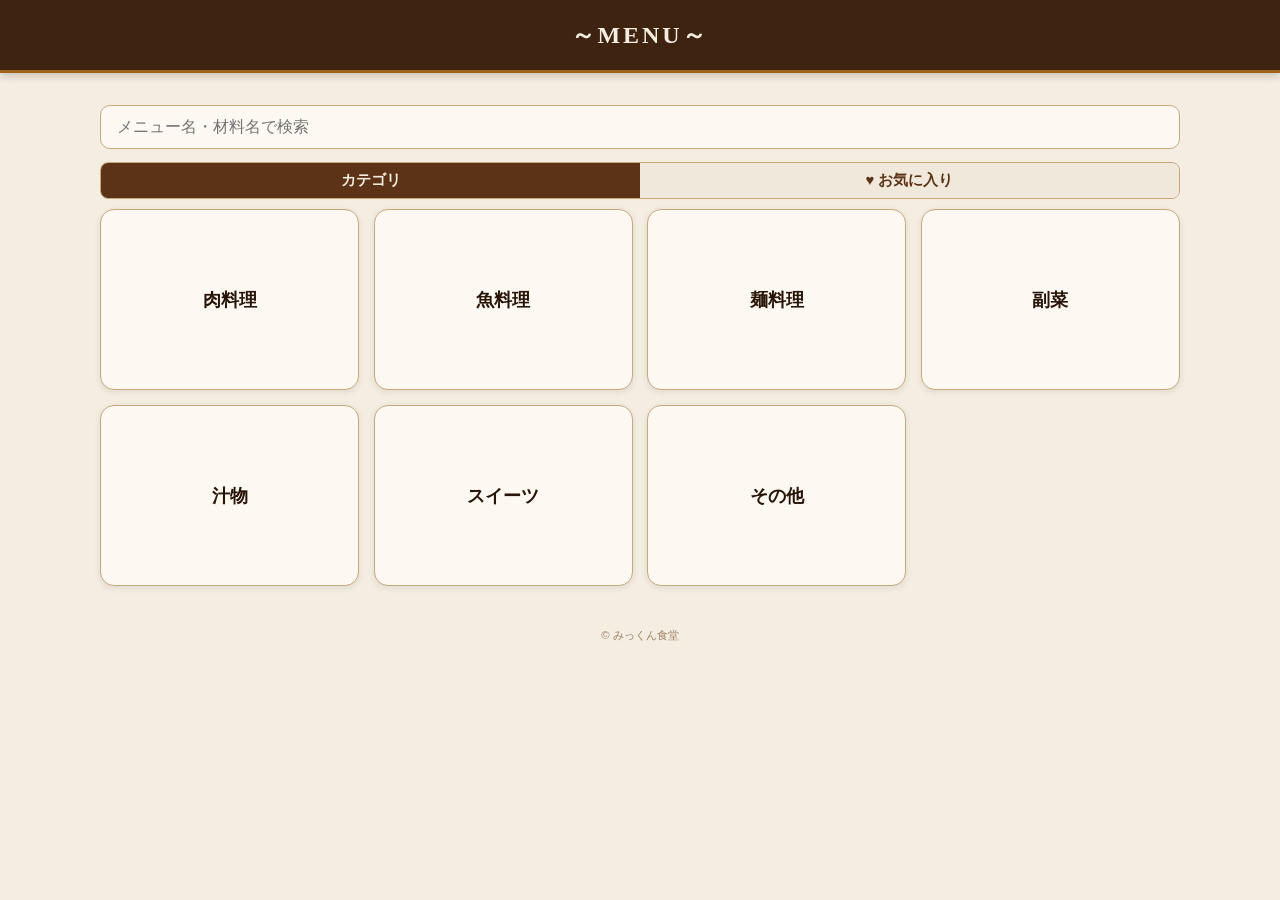
<file: index.html>
<!DOCTYPE html>
<html lang="ja">
<head>
<meta charset="UTF-8" />
<meta name="viewport" content="width=device-width, initial-scale=1.0" />
<title>料理メニューカテゴリ</title>
<meta name="robots" content="noindex,nofollow" />
<link rel="stylesheet" href="styles.css" />
</head>
<body>
<header>
  <h1>～MENU～</h1>
</header>
<main>
  <div class="search-bar">
    <input type="search" id="searchInput" placeholder="メニュー名・材料名で検索" autocomplete="off" />
  </div>

  <div class="view-toggle" id="viewToggle">
    <button class="view-btn active" data-view="categories" onclick="switchView('categories')">カテゴリ</button>
    <button class="view-btn" data-view="favorites" onclick="switchView('favorites')">♥ お気に入り</button>
  </div>

  <section id="categorySection">
    <div id="categoryGrid" class="grid"></div>
  </section>

  <section id="favSection" style="display:none">
    <ul id="favList" class="menu-list"></ul>
  </section>

  <section id="searchView" style="display:none">
    <div id="searchResultCount" class="search-result-count"></div>
    <ul id="searchResults" class="menu-list"></ul>
  </section>
</main>
<footer class="footer">
  <small>© みっくん食堂</small>
</footer>
<script>
let allData = null;
let currentView = "categories";

const FAV_KEY = "favorites";
function getFavorites() { try { return JSON.parse(localStorage.getItem(FAV_KEY)) || []; } catch { return []; } }

async function loadCategories() {
  allData = await fetch("data/menus.json").then(r => r.json());
  const grid = document.getElementById("categoryGrid");
  grid.innerHTML = "";
  (allData.categories || []).forEach(c => {
    const btn = document.createElement("button");
    btn.className = "card";
    btn.type = "button";
    btn.textContent = c.name;
    btn.addEventListener("click", () => {
      location.href = `category.html?cat=${encodeURIComponent(c.id)}`;
    });
    grid.appendChild(btn);
  });
}

function catName(id) {
  return ((allData.categories || []).find(c => c.id === id) || {}).name || id;
}

function switchView(view) {
  currentView = view;
  document.querySelectorAll(".view-btn").forEach(b => b.classList.toggle("active", b.dataset.view === view));
  document.getElementById("categorySection").style.display = view === "categories" ? "block" : "none";
  document.getElementById("favSection").style.display = view === "favorites" ? "block" : "none";
  if (view === "favorites") renderFavorites();
}

function renderFavorites() {
  const favIds = getFavorites();
  const list = document.getElementById("favList");
  list.innerHTML = "";

  if (!favIds.length) {
    list.innerHTML = '<li class="fav-empty">お気に入りがありません<br><small>レシピページの ♡ から追加できます</small></li>';
    return;
  }

  const menus = (allData ? allData.menus || [] : []).filter(m => favIds.includes(m.id));
  if (!menus.length) {
    list.innerHTML = '<li class="fav-empty">お気に入りがありません</li>';
    return;
  }

  menus.forEach(menu => {
    const li = document.createElement("li");
    li.className = "menu-card";

    const cat = document.createElement("div");
    cat.className = "menu-card-cat";
    cat.textContent = catName(menu.category);

    const title = document.createElement("div");
    title.className = "menu-card-title";
    title.textContent = menu.name;

    const desc = document.createElement("div");
    desc.className = "menu-card-description";
    desc.textContent = menu.description || "";

    li.appendChild(cat);
    li.appendChild(title);
    li.appendChild(desc);
    li.addEventListener("click", () => {
      location.href = `recipe.html?menu=${encodeURIComponent(menu.id)}&cat=${encodeURIComponent(menu.category)}`;
    });
    list.appendChild(li);
  });
}

function doSearch(query) {
  const q = query.trim().toLowerCase();
  const toggle = document.getElementById("viewToggle");
  const searchView = document.getElementById("searchView");

  if (!q) {
    toggle.style.display = "";
    searchView.style.display = "none";
    document.getElementById("categorySection").style.display = currentView === "categories" ? "block" : "none";
    document.getElementById("favSection").style.display = currentView === "favorites" ? "block" : "none";
    return;
  }

  toggle.style.display = "none";
  document.getElementById("categorySection").style.display = "none";
  document.getElementById("favSection").style.display = "none";
  searchView.style.display = "block";

  const menus = (allData ? allData.menus || [] : []).filter(m => {
    if (m.name.toLowerCase().includes(q)) return true;
    return (m.ingredients || []).some(i => {
      const text = typeof i === "object" ? (i.item || "") : i;
      return text.toLowerCase().includes(q);
    });
  });

  const count = document.getElementById("searchResultCount");
  const list = document.getElementById("searchResults");
  count.textContent = `${menus.length} 件`;
  list.innerHTML = "";

  if (!menus.length) {
    list.innerHTML = '<li class="empty">該当するメニューがありません</li>';
    return;
  }

  menus.forEach(menu => {
    const li = document.createElement("li");
    li.className = "menu-card";

    const cat = document.createElement("div");
    cat.className = "menu-card-cat";
    cat.textContent = catName(menu.category);

    const title = document.createElement("div");
    title.className = "menu-card-title";
    title.textContent = menu.name;

    const desc = document.createElement("div");
    desc.className = "menu-card-description";
    desc.textContent = menu.description || "";

    li.appendChild(cat);
    li.appendChild(title);
    li.appendChild(desc);
    li.addEventListener("click", () => {
      location.href = `recipe.html?menu=${encodeURIComponent(menu.id)}&cat=${encodeURIComponent(menu.category)}`;
    });
    list.appendChild(li);
  });
}

document.getElementById("searchInput").addEventListener("input", e => doSearch(e.target.value));

loadCategories().catch(err => console.error(err));
</script>
</body>
</html>
</file>
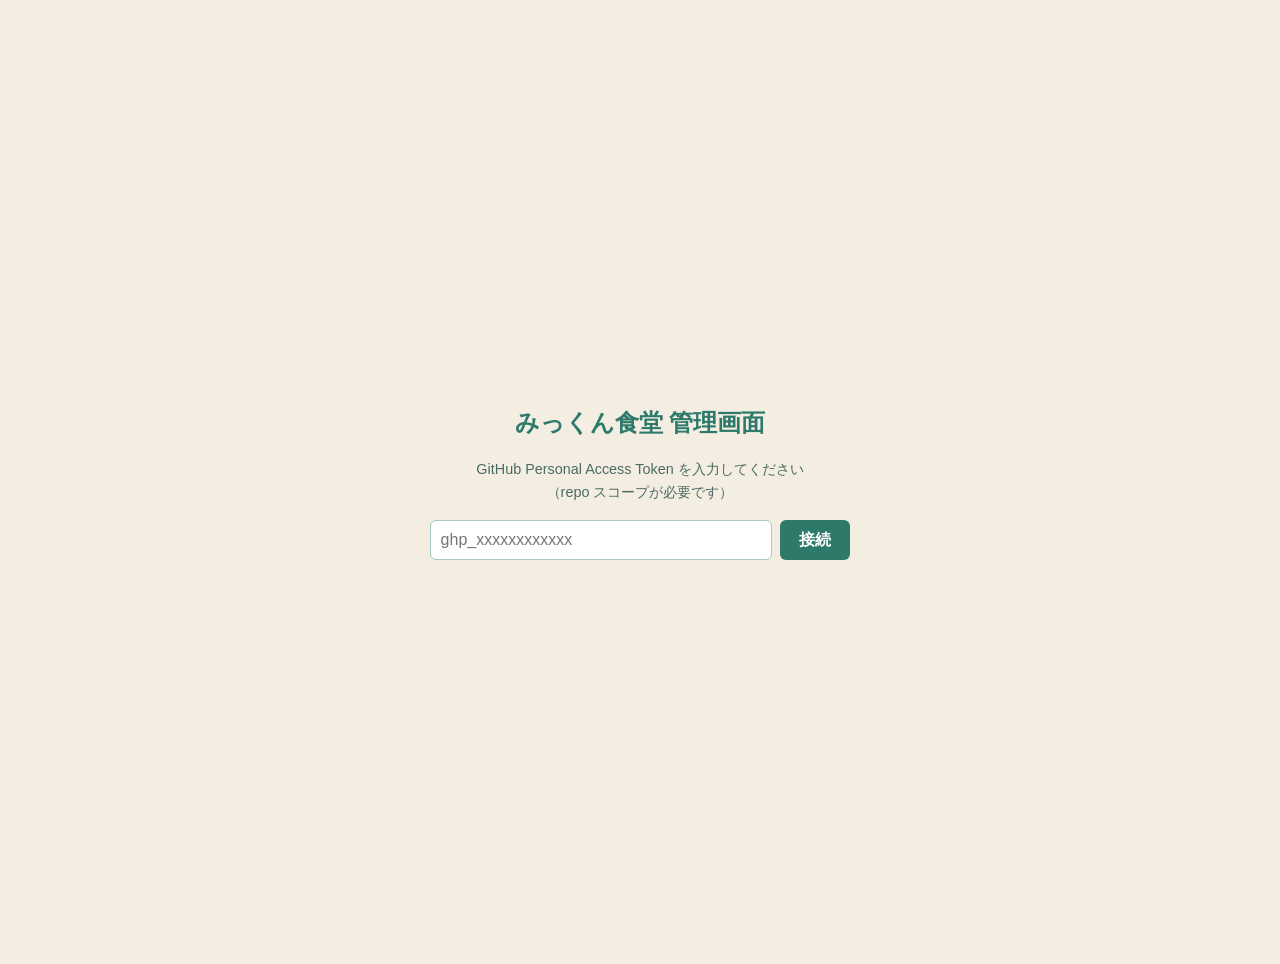
<file: admin.html>
<!DOCTYPE html>
<html lang="ja">
<head>
  <meta charset="UTF-8" />
  <meta name="viewport" content="width=device-width, initial-scale=1.0" />
  <meta name="robots" content="noindex,nofollow" />
  <title>管理画面 - みっくん食堂</title>
  <link rel="stylesheet" href="styles.css" />
  <style>
    .admin-header { display: flex; align-items: center; justify-content: space-between; padding: 0.8rem 1rem; background: #2d7a6b; color: #f0f5f0; }
    .admin-header h1 { margin: 0; font-size: 1.2rem; }
    .logout-btn { background: transparent; border: 1px solid #f0f5f0; color: #f0f5f0; padding: 0.4rem 0.8rem; border-radius: 6px; cursor: pointer; font-size: 0.9rem; }
    .logout-btn:hover { background: rgba(255,255,255,0.15); }

    .token-screen { display: flex; flex-direction: column; align-items: center; justify-content: center; min-height: 100vh; gap: 1rem; padding: 2rem; }
    .token-screen h2 { color: #2d7a6b; margin: 0; }
    .token-screen p { color: #4a6b63; font-size: 0.9rem; margin: 0; text-align: center; }
    .token-input-wrap { display: flex; gap: 0.5rem; width: 100%; max-width: 420px; }
    .token-input-wrap input { flex: 1; padding: 0.6rem; border: 1px solid #a8cac5; border-radius: 6px; font-size: 1rem; }

    .btn-primary { background: #2d7a6b; color: #fff; border: none; padding: 0.6rem 1.2rem; border-radius: 6px; cursor: pointer; font-size: 1rem; font-weight: 600; }
    .btn-primary:hover { background: #25615a; }
    .btn-primary:disabled { background: #a8cac5; cursor: not-allowed; }
    .btn-secondary { background: #e8f4f0; color: #2d7a6b; border: 1px solid #a8cac5; padding: 0.4rem 0.8rem; border-radius: 6px; cursor: pointer; font-size: 0.85rem; }
    .btn-secondary:hover { background: #d4ece7; }
    .btn-danger { background: #c0392b; color: #fff; border: none; padding: 0.4rem 0.8rem; border-radius: 6px; cursor: pointer; font-size: 0.85rem; }
    .btn-danger:hover { background: #a93226; }

    .toolbar { display: flex; align-items: center; gap: 0.8rem; padding: 0.8rem; flex-wrap: wrap; }
    .filter-btns { display: flex; gap: 0.4rem; flex-wrap: wrap; flex: 1; }
    .filter-btn { background: #e8f4f0; color: #1a3a34; border: 1px solid #a8cac5; padding: 0.3rem 0.8rem; border-radius: 6px; cursor: pointer; font-size: 0.85rem; }
    .filter-btn.active { background: #2d7a6b; color: #fff; border-color: #2d7a6b; }

    .count-badge { font-size: 0.8rem; color: #4a6b63; padding: 0 0.8rem 0.4rem; }

    .admin-list { display: grid; gap: 0.6rem; padding: 0 0.8rem 2rem; }
    .admin-card { background: #e8f4f0; border: 1px solid #a8cac5; border-radius: 10px; padding: 0.75rem 1rem; display: flex; align-items: center; justify-content: space-between; gap: 0.8rem; }
    .admin-card-info { flex: 1; min-width: 0; }
    .admin-card-name { font-weight: 700; font-size: 1rem; color: #1a3a34; }
    .admin-card-meta { font-size: 0.8rem; color: #4a6b63; margin-top: 0.2rem; }
    .admin-card-actions { display: flex; gap: 0.4rem; flex-shrink: 0; }

    .modal-overlay { display: none; position: fixed; inset: 0; background: rgba(0,0,0,0.5); z-index: 100; overflow-y: auto; padding: 1rem; }
    .modal-overlay.open { display: block; }
    .modal { background: #fff; border-radius: 14px; padding: 1.4rem; width: 100%; max-width: 500px; margin: auto; }
    .modal h2 { margin: 0 0 1rem; font-size: 1.1rem; color: #2d7a6b; }
    .form-group { margin-bottom: 0.9rem; }
    .form-group label { display: block; font-weight: 600; font-size: 0.9rem; margin-bottom: 0.3rem; color: #1a3a34; }
    .form-group input, .form-group select, .form-group textarea { width: 100%; padding: 0.5rem; border: 1px solid #cca889; border-radius: 6px; background: #fff; box-sizing: border-box; font-size: 0.95rem; font-family: inherit; }
    .form-group textarea { resize: vertical; min-height: 110px; }
    .form-group small { color: #7a6758; font-size: 0.8rem; display: block; margin-top: 0.2rem; }
    .modal-footer { display: flex; gap: 0.6rem; justify-content: flex-end; margin-top: 1.2rem; }

    .alert { font-size: 0.85rem; padding: 0.5rem 0.7rem; border-radius: 6px; margin-bottom: 0.8rem; display: none; }
    .alert-error { background: #fde; color: #c0392b; }
    .alert-success { background: #dfd; color: #27ae60; }

    .empty-state { padding: 1rem; color: #4a6b63; text-align: center; }

    .tab-bar { display: flex; border-bottom: 2px solid #a8cac5; background: #fff; }
    .tab-btn { background: none; border: none; border-bottom: 3px solid transparent; margin-bottom: -2px; padding: 0.7rem 1.4rem; font-size: 1rem; font-weight: 600; cursor: pointer; color: #4a6b63; }
    .tab-btn.active { color: #2d7a6b; border-bottom-color: #2d7a6b; }
    .tab-btn:hover { background: #e8f4f0; }
  </style>
</head>
<body>

<!-- Token入力画面 -->
<div id="tokenScreen" class="token-screen">
  <h2>みっくん食堂 管理画面</h2>
  <p>GitHub Personal Access Token を入力してください<br>（repo スコープが必要です）</p>
  <div class="token-input-wrap">
    <input type="password" id="tokenInput" placeholder="ghp_xxxxxxxxxxxx" />
    <button class="btn-primary" id="connectBtn" onclick="connect()">接続</button>
  </div>
  <div id="tokenError" class="alert alert-error" style="max-width:420px;"></div>
</div>

<!-- 管理画面 -->
<div id="adminScreen" style="display:none">
  <header class="admin-header">
    <h1>みっくん食堂 管理画面</h1>
    <button class="logout-btn" onclick="logout()">ログアウト</button>
  </header>

  <div class="tab-bar">
    <button class="tab-btn active" data-tab="menus" onclick="switchTab('menus')">メニュー</button>
    <button class="tab-btn" data-tab="categories" onclick="switchTab('categories')">カテゴリ</button>
  </div>

  <!-- メニュー管理 -->
  <div id="menuSection">
    <div class="toolbar">
      <div class="filter-btns" id="filterBtns"></div>
      <button class="btn-primary" onclick="openForm(null)">＋ メニュー追加</button>
    </div>
    <div id="countBadge" class="count-badge"></div>
    <div id="adminList" class="admin-list"></div>
  </div>

  <!-- カテゴリ管理 -->
  <div id="categorySection" style="display:none">
    <div class="toolbar">
      <button class="btn-primary" onclick="openCatForm(null)">＋ カテゴリ追加</button>
    </div>
    <div id="catCountBadge" class="count-badge"></div>
    <div id="catList" class="admin-list"></div>
  </div>
</div>

<!-- 追加・編集モーダル -->
<div id="modalOverlay" class="modal-overlay">
  <div class="modal">
    <h2 id="modalTitle">メニュー追加</h2>
    <div id="modalError" class="alert alert-error"></div>
    <div class="form-group">
      <label>カテゴリ</label>
      <select id="fCategory"></select>
    </div>
    <div class="form-group">
      <label>メニュー名</label>
      <input type="text" id="fName" placeholder="例：唐揚げ" />
    </div>
    <div class="form-group">
      <label>説明</label>
      <input type="text" id="fDescription" placeholder="例：カリッとジューシーに仕上げるコツあり" />
    </div>
    <div class="form-group">
      <label>分量</label>
      <input type="text" id="fServing" placeholder="例：2人分" />
    </div>
    <div class="form-group">
      <label>材料</label>
      <textarea id="fIngredients" placeholder="鶏もも肉 300g&#10;醤油 大さじ1&#10;片栗粉 適量"></textarea>
      <small>1行1項目で入力</small>
    </div>
    <div class="form-group">
      <label>作り方</label>
      <textarea id="fRecipe" placeholder="鶏肉を一口大に切る&#10;下味をつける&#10;揚げる"></textarea>
      <small>1行1手順で入力</small>
    </div>
    <div class="modal-footer">
      <button class="btn-secondary" onclick="closeForm()">キャンセル</button>
      <button class="btn-primary" id="saveBtn" onclick="submitForm()">保存</button>
    </div>
  </div>
</div>

<!-- カテゴリ追加・編集モーダル -->
<div id="catModalOverlay" class="modal-overlay">
  <div class="modal">
    <h2 id="catModalTitle">カテゴリ追加</h2>
    <div id="catModalError" class="alert alert-error"></div>
    <div class="form-group">
      <label>カテゴリ名</label>
      <input type="text" id="fCatName" placeholder="例：揚げ物" />
    </div>
    <div class="modal-footer">
      <button class="btn-secondary" onclick="closeCatForm()">キャンセル</button>
      <button class="btn-primary" id="catSaveBtn" onclick="submitCatForm()">保存</button>
    </div>
  </div>
</div>

<script>
const REPO = "mics-3rd/restaurant-menu";
const API_URL = `https://api.github.com/repos/${REPO}/contents/data/menus.json`;

let currentData = null;
let currentSha = null;
let editingId = null;
let editingCatId = null;
let activeFilter = "all";
let activeTab = "menus";

// --- Token ---
const getToken = () => sessionStorage.getItem("admin_token");
const setToken = t => sessionStorage.setItem("admin_token", t);

function logout() {
  sessionStorage.removeItem("admin_token");
  currentData = null; currentSha = null;
  document.getElementById("adminScreen").style.display = "none";
  document.getElementById("tokenScreen").style.display = "flex";
  document.getElementById("tokenInput").value = "";
}

// --- GitHub API ---
async function apiGet(token) {
  const res = await fetch(API_URL, {
    headers: { Authorization: `token ${token}`, Accept: "application/vnd.github.v3+json" }
  });
  if (!res.ok) throw new Error(`認証失敗 (${res.status})`);
  const json = await res.json();
  currentSha = json.sha;
  return JSON.parse(decodeURIComponent(escape(atob(json.content.replace(/\n/g, "")))));
}

async function apiPut(token, data, message) {
  const content = btoa(unescape(encodeURIComponent(JSON.stringify(data, null, 2))));
  const res = await fetch(API_URL, {
    method: "PUT",
    headers: {
      Authorization: `token ${token}`,
      Accept: "application/vnd.github.v3+json",
      "Content-Type": "application/json"
    },
    body: JSON.stringify({ message, content, sha: currentSha })
  });
  if (!res.ok) {
    const err = await res.json().catch(() => ({}));
    throw new Error(err.message || `エラー (${res.status})`);
  }
  const result = await res.json();
  currentSha = result.content.sha;
}

// --- Connect / Init ---
async function connect() {
  const token = document.getElementById("tokenInput").value.trim();
  if (!token) return;
  const errEl = document.getElementById("tokenError");
  const btn = document.getElementById("connectBtn");
  errEl.style.display = "none";
  btn.disabled = true; btn.textContent = "接続中...";
  try {
    currentData = await apiGet(token);
    setToken(token);
    showAdminScreen();
  } catch (e) {
    errEl.textContent = e.message;
    errEl.style.display = "block";
  } finally {
    btn.disabled = false; btn.textContent = "接続";
  }
}

async function init() {
  const token = getToken();
  if (!token) return;
  try {
    currentData = await apiGet(token);
    showAdminScreen();
  } catch {
    logout();
  }
}

function showAdminScreen() {
  document.getElementById("tokenScreen").style.display = "none";
  document.getElementById("adminScreen").style.display = "block";
  renderFilterBtns();
  renderList();
}

// --- Tabs ---
function switchTab(tab) {
  activeTab = tab;
  document.getElementById("menuSection").style.display = tab === "menus" ? "block" : "none";
  document.getElementById("categorySection").style.display = tab === "categories" ? "block" : "none";
  document.querySelectorAll(".tab-btn").forEach(b => b.classList.toggle("active", b.dataset.tab === tab));
  if (tab === "categories") renderCatList();
}

// --- Render ---
function catMap() {
  return Object.fromEntries((currentData.categories || []).map(c => [c.id, c.name]));
}

function renderFilterBtns() {
  const wrap = document.getElementById("filterBtns");
  wrap.innerHTML = "";
  [{ id: "all", name: "すべて" }, ...(currentData.categories || [])].forEach(c => {
    const btn = document.createElement("button");
    btn.className = "filter-btn" + (c.id === activeFilter ? " active" : "");
    btn.textContent = c.name;
    btn.onclick = () => { activeFilter = c.id; renderFilterBtns(); renderList(); };
    wrap.appendChild(btn);
  });
}

function renderList() {
  const list = document.getElementById("adminList");
  const map = catMap();
  const menus = (currentData.menus || []).filter(m => activeFilter === "all" || m.category === activeFilter);
  document.getElementById("countBadge").textContent = `${menus.length} 件`;
  list.innerHTML = "";

  if (!menus.length) {
    list.innerHTML = '<p class="empty-state">メニューがありません</p>';
    return;
  }

  menus.forEach(menu => {
    const card = document.createElement("div");
    card.className = "admin-card";

    const info = document.createElement("div");
    info.className = "admin-card-info";
    const name = document.createElement("div");
    name.className = "admin-card-name";
    name.textContent = menu.name;
    const meta = document.createElement("div");
    meta.className = "admin-card-meta";
    meta.textContent = [map[menu.category] || menu.category, menu.serving].filter(Boolean).join("　");
    info.appendChild(name);
    info.appendChild(meta);

    const actions = document.createElement("div");
    actions.className = "admin-card-actions";

    const editBtn = document.createElement("button");
    editBtn.className = "btn-secondary";
    editBtn.textContent = "編集";
    editBtn.onclick = () => openForm(menu);

    const delBtn = document.createElement("button");
    delBtn.className = "btn-danger";
    delBtn.textContent = "削除";
    delBtn.onclick = () => deleteMenu(menu.id, menu.name);

    actions.appendChild(editBtn);
    actions.appendChild(delBtn);
    card.appendChild(info);
    card.appendChild(actions);
    list.appendChild(card);
  });
}

// --- Form ---
function openForm(menu) {
  editingId = menu ? menu.id : null;
  document.getElementById("modalTitle").textContent = menu ? "メニュー編集" : "メニュー追加";
  document.getElementById("modalError").style.display = "none";

  const sel = document.getElementById("fCategory");
  sel.innerHTML = "";
  (currentData.categories || []).forEach(c => {
    const opt = document.createElement("option");
    opt.value = c.id;
    opt.textContent = c.name;
    if (menu && c.id === menu.category) opt.selected = true;
    sel.appendChild(opt);
  });

  document.getElementById("fName").value = menu?.name ?? "";
  document.getElementById("fDescription").value = menu?.description ?? "";
  document.getElementById("fServing").value = menu?.serving ?? "";
  document.getElementById("fIngredients").value = (menu?.ingredients ?? []).join("\n");
  document.getElementById("fRecipe").value = (menu?.recipe ?? []).join("\n");

  document.getElementById("modalOverlay").classList.add("open");
  document.getElementById("fName").focus();
}

function closeForm() {
  document.getElementById("modalOverlay").classList.remove("open");
  editingId = null;
}

async function submitForm() {
  const errEl = document.getElementById("modalError");
  const saveBtn = document.getElementById("saveBtn");
  errEl.style.display = "none";

  const name = document.getElementById("fName").value.trim();
  const category = document.getElementById("fCategory").value;
  if (!name) { errEl.textContent = "メニュー名を入力してください"; errEl.style.display = "block"; return; }

  const menu = {
    id: editingId || `menu-${Date.now()}`,
    name,
    category,
    description: document.getElementById("fDescription").value.trim(),
    serving: document.getElementById("fServing").value.trim(),
    ingredients: document.getElementById("fIngredients").value.split("\n").map(l => l.trim()).filter(Boolean),
    recipe: document.getElementById("fRecipe").value.split("\n").map(l => l.trim()).filter(Boolean)
  };

  const data = {
    ...currentData,
    menus: editingId
      ? currentData.menus.map(m => m.id === editingId ? menu : m)
      : [...(currentData.menus || []), menu]
  };

  saveBtn.disabled = true; saveBtn.textContent = "保存中...";
  try {
    await apiPut(getToken(), data, `${editingId ? "Update" : "Add"} menu: ${name}`);
    currentData = data;
    closeForm();
    renderList();
  } catch (e) {
    errEl.textContent = `保存失敗: ${e.message}`;
    errEl.style.display = "block";
  } finally {
    saveBtn.disabled = false; saveBtn.textContent = "保存";
  }
}

// --- Category CRUD ---
function renderCatList() {
  const list = document.getElementById("catList");
  const categories = currentData.categories || [];
  document.getElementById("catCountBadge").textContent = `${categories.length} 件`;
  list.innerHTML = "";

  if (!categories.length) {
    list.innerHTML = '<p class="empty-state">カテゴリがありません</p>';
    return;
  }

  categories.forEach(cat => {
    const menuCount = (currentData.menus || []).filter(m => m.category === cat.id).length;
    const card = document.createElement("div");
    card.className = "admin-card";

    const info = document.createElement("div");
    info.className = "admin-card-info";
    const name = document.createElement("div");
    name.className = "admin-card-name";
    name.textContent = cat.name;
    const meta = document.createElement("div");
    meta.className = "admin-card-meta";
    meta.textContent = `ID: ${cat.id}　メニュー ${menuCount} 件`;
    info.appendChild(name);
    info.appendChild(meta);

    const actions = document.createElement("div");
    actions.className = "admin-card-actions";

    const editBtn = document.createElement("button");
    editBtn.className = "btn-secondary";
    editBtn.textContent = "編集";
    editBtn.onclick = () => openCatForm(cat);

    const delBtn = document.createElement("button");
    delBtn.className = "btn-danger";
    delBtn.textContent = "削除";
    delBtn.onclick = () => deleteCat(cat.id, cat.name, menuCount);

    actions.appendChild(editBtn);
    actions.appendChild(delBtn);
    card.appendChild(info);
    card.appendChild(actions);
    list.appendChild(card);
  });
}

function openCatForm(cat) {
  editingCatId = cat ? cat.id : null;
  document.getElementById("catModalTitle").textContent = cat ? "カテゴリ編集" : "カテゴリ追加";
  document.getElementById("catModalError").style.display = "none";
  document.getElementById("fCatName").value = cat?.name ?? "";
  document.getElementById("catModalOverlay").classList.add("open");
  document.getElementById("fCatName").focus();
}

function closeCatForm() {
  document.getElementById("catModalOverlay").classList.remove("open");
  editingCatId = null;
}

async function submitCatForm() {
  const errEl = document.getElementById("catModalError");
  const saveBtn = document.getElementById("catSaveBtn");
  errEl.style.display = "none";

  const name = document.getElementById("fCatName").value.trim();
  if (!name) { errEl.textContent = "カテゴリ名を入力してください"; errEl.style.display = "block"; return; }

  let categories;
  if (editingCatId) {
    categories = currentData.categories.map(c => c.id === editingCatId ? { ...c, name } : c);
  } else {
    categories = [...(currentData.categories || []), { id: `cat-${Date.now()}`, name }];
  }

  const data = { ...currentData, categories };
  saveBtn.disabled = true; saveBtn.textContent = "保存中...";
  try {
    await apiPut(getToken(), data, `${editingCatId ? "Update" : "Add"} category: ${name}`);
    currentData = data;
    closeCatForm();
    renderCatList();
    renderFilterBtns();
  } catch (e) {
    errEl.textContent = `保存失敗: ${e.message}`;
    errEl.style.display = "block";
  } finally {
    saveBtn.disabled = false; saveBtn.textContent = "保存";
  }
}

async function deleteCat(id, name, menuCount) {
  if (menuCount > 0) {
    alert(`「${name}」には ${menuCount} 件のメニューがあります。\n先にメニューを削除または別カテゴリへ移動してください。`);
    return;
  }
  if (!confirm(`「${name}」を削除しますか？`)) return;
  const data = { ...currentData, categories: currentData.categories.filter(c => c.id !== id) };
  try {
    await apiPut(getToken(), data, `Delete category: ${name}`);
    currentData = data;
    renderCatList();
    renderFilterBtns();
  } catch (e) {
    alert(`削除失敗: ${e.message}`);
  }
}

async function deleteMenu(id, name) {
  if (!confirm(`「${name}」を削除しますか？`)) return;
  const data = { ...currentData, menus: currentData.menus.filter(m => m.id !== id) };
  try {
    await apiPut(getToken(), data, `Delete menu: ${name}`);
    currentData = data;
    renderList();
  } catch (e) {
    alert(`削除失敗: ${e.message}`);
  }
}

document.getElementById("tokenInput").addEventListener("keydown", e => {
  if (e.key === "Enter") connect();
});

document.getElementById("modalOverlay").addEventListener("click", e => {
  if (e.target === document.getElementById("modalOverlay")) closeForm();
});

document.getElementById("catModalOverlay").addEventListener("click", e => {
  if (e.target === document.getElementById("catModalOverlay")) closeCatForm();
});

document.getElementById("fCatName").addEventListener("keydown", e => {
  if (e.key === "Enter") submitCatForm();
});

init();
</script>
</body>
</html>
</file>
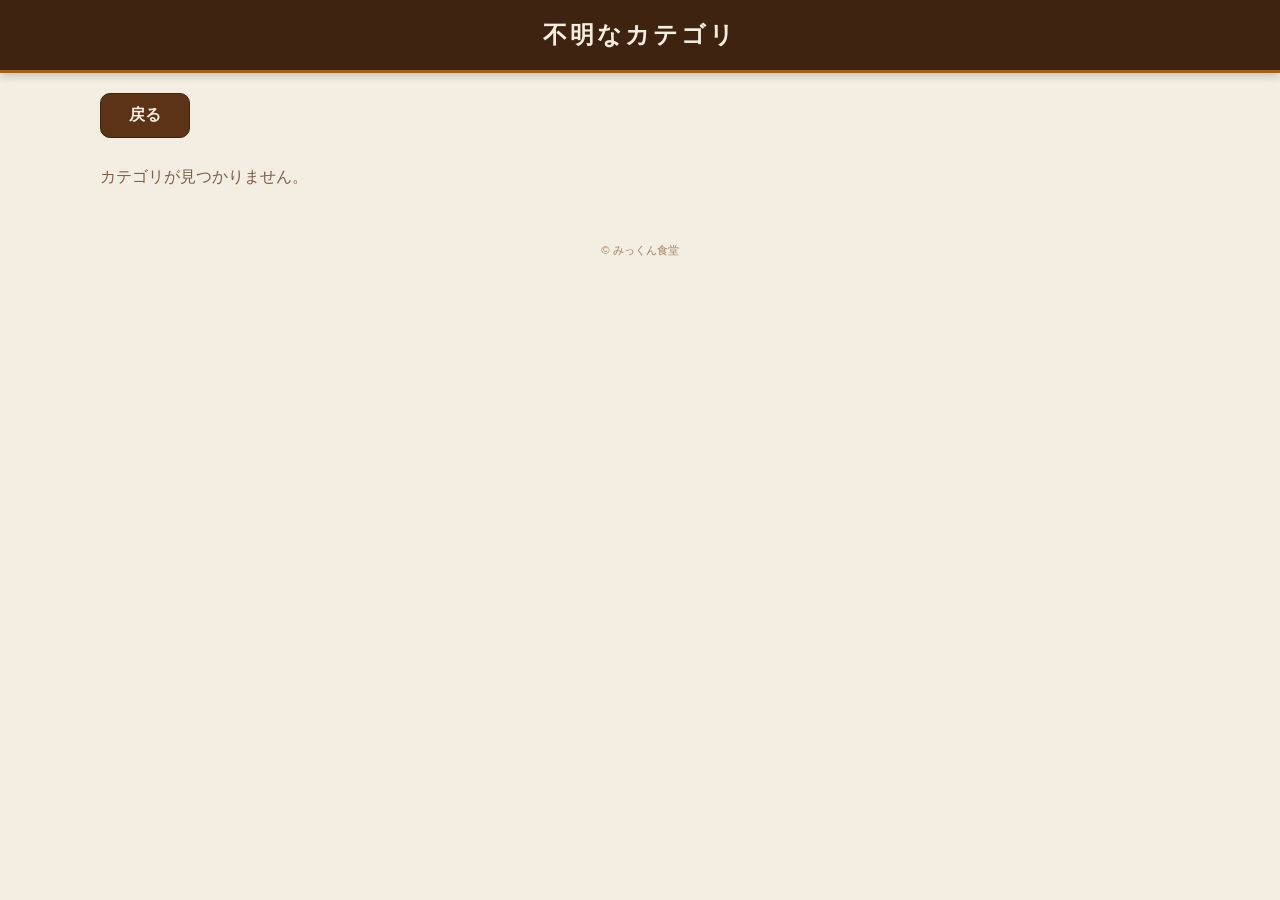
<file: category.html>
<!DOCTYPE html>
<html lang="ja">
<head>
  <meta charset="UTF-8" />
  <meta name="viewport" content="width=device-width, initial-scale=1.0" />
  <meta name="robots" content="noindex,nofollow" />
  <title>料理メニュー - 一覧</title>
  <link rel="stylesheet" href="styles.css" />
  <script src="config.js"></script>
</head>
<body>
<header>
  <h1 id="heading">メニュー</h1>
</header>
<main>
  <button id="backBtn" class="back-btn" type="button">戻る</button>
  <ul id="menuList" class="menu-list"></ul>
</main>
<footer class="footer">
  <small>© みっくん食堂</small>
</footer>

<script>
function getQuery(name) {
  return new URLSearchParams(location.search).get(name);
}

async function loadMenu() {
  const catId = getQuery("cat");
  const json = await fetch("data/menus.json").then(r => r.json());
  const cat = (json.categories || []).find(c => c.id === catId);
  const heading = document.getElementById("heading");
  const list = document.getElementById("menuList");

  if (!cat) {
    heading.textContent = "不明なカテゴリ";
    list.innerHTML = '<li class="empty">カテゴリが見つかりません。</li>';
    return;
  }
  heading.textContent = `${cat.name} のメニュー`;

  const items = (json.menus || []).filter(m => m.category === catId);
  if (!items.length) {
    list.innerHTML = '<li class="empty">メニューがありません。</li>';
    return;
  }

  list.innerHTML = "";
  items.forEach(item => {
    const li = document.createElement("li");
    li.className = "menu-card";

    const title = document.createElement("div");
    title.className = "menu-card-title";
    title.textContent = item.name;

    const desc = document.createElement("div");
    desc.className = "menu-card-description";
    desc.textContent = item.description || "説明なし";

    li.appendChild(title);
    li.appendChild(desc);
    li.addEventListener("click", () => {
      location.href = `recipe.html?menu=${encodeURIComponent(item.id)}&cat=${encodeURIComponent(catId)}`;
    });
    list.appendChild(li);
  });
}

document.getElementById("backBtn").addEventListener("click", () => location.href = "index.html");
loadMenu().catch(err => {
  console.error(err);
  document.getElementById("menuList").innerHTML = '<li class="empty">読み込み失敗</li>';
});
</script>
</body>
</html>
</file>
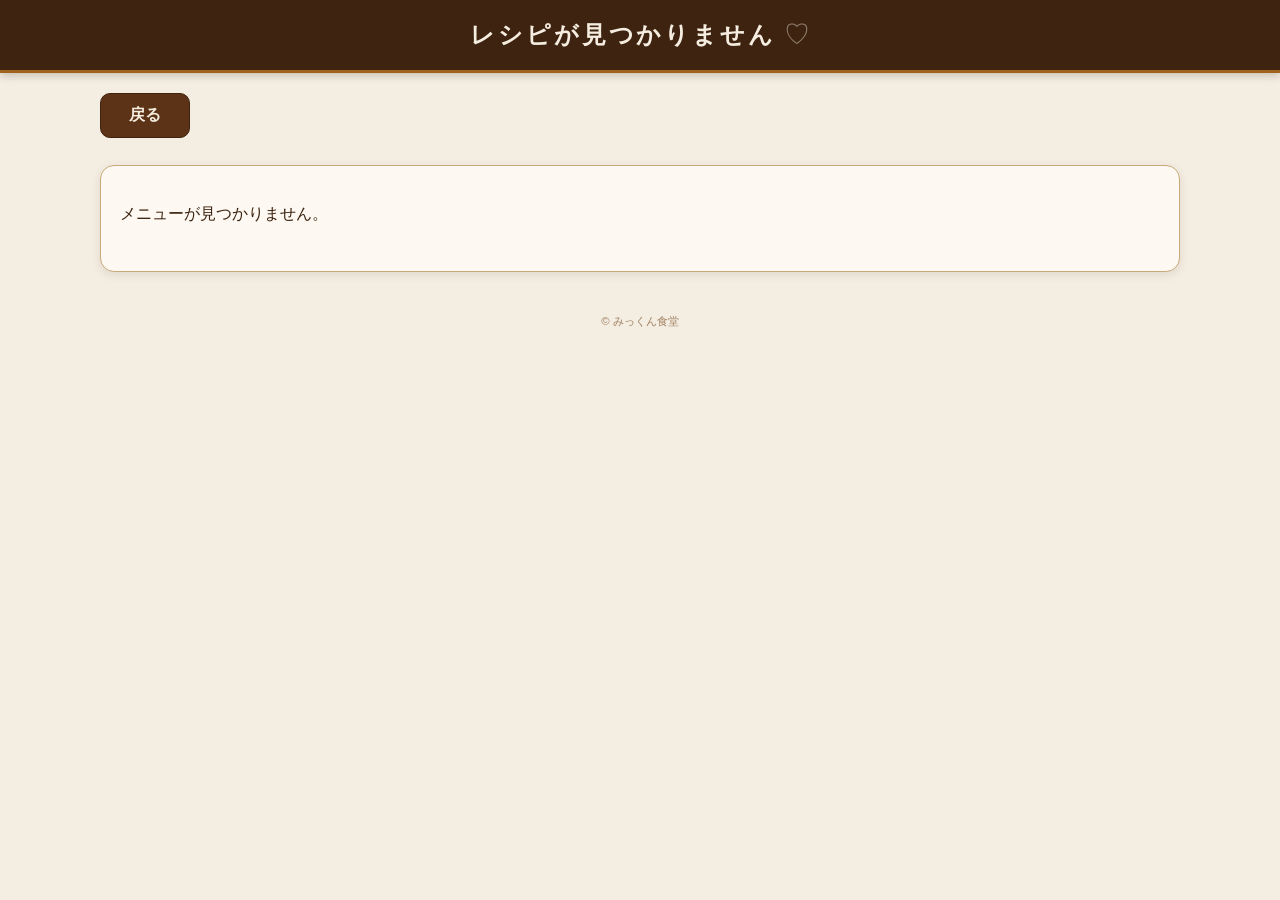
<file: recipe.html>
<!DOCTYPE html>
<html lang="ja">
<head>
  <meta charset="UTF-8" />
  <meta name="viewport" content="width=device-width, initial-scale=1.0" />
  <meta name="robots" content="noindex,nofollow" />
  <title>料理メニュー - レシピ</title>
  <link rel="stylesheet" href="styles.css" />
  <script src="config.js"></script>
</head>
<body>
<header>
  <div class="recipe-header">
    <h1 id="heading">レシピ</h1>
    <button id="favBtn" class="fav-btn" type="button" aria-label="お気に入り">♡</button>
  </div>
</header>
<main>
  <button id="backBtn" class="back-btn" type="button">戻る</button>
  <article id="recipeContent" class="recipe-content"></article>
</main>
<footer class="footer">
  <small>© みっくん食堂</small>
</footer>

<script>
function getQuery(name) { return new URLSearchParams(location.search).get(name); }

const FAV_KEY = "favorites";
function getFavorites() { try { return JSON.parse(localStorage.getItem(FAV_KEY)) || []; } catch { return []; } }
function setFavorites(ids) { localStorage.setItem(FAV_KEY, JSON.stringify(ids)); }
function updateFavBtn(id) {
  const btn = document.getElementById("favBtn");
  const isFav = getFavorites().includes(id);
  btn.textContent = isFav ? "♥" : "♡";
  btn.classList.toggle("active", isFav);
  btn.setAttribute("aria-label", isFav ? "お気に入りから削除" : "お気に入りに追加");
}

async function fetchMenus() {
  const json = await fetch("data/menus.json").then(r => r.json());
  return json.menus || [];
}

let currentMenu = null;
let baseServing = 1;
let currentServing = 1;
let servingLabel = n => `×${n}`;

function parseServing(str) {
  if (!str) return { base: 2, label: n => `${n}人分` };
  const m = str.match(/(\d+)(人分|人前)/);
  if (m) {
    const unit = m[2];
    return { base: parseInt(m[1]), label: n => `${n}${unit}` };
  }
  return { base: 1, label: n => `×${n}` };
}

function evalFrac(s) {
  if (s.includes("/")) {
    const parts = s.split("/");
    return parseFloat(parts[0]) / parseFloat(parts[1]);
  }
  return parseFloat(s);
}

function formatNum(n) {
  if (n <= 0) return "0";
  const whole = Math.floor(n);
  const frac = n - whole;

  if (frac < 0.03) return String(whole);

  const knownFracs = [[1,2],[1,3],[2,3],[1,4],[3,4],[1,6],[5,6],[1,8],[3,8],[5,8],[7,8]];
  for (const [num, den] of knownFracs) {
    if (Math.abs(frac - num / den) < 0.03) {
      const fracStr = `${num}/${den}`;
      return whole === 0 ? fracStr : `${whole}と${fracStr}`;
    }
  }

  // 分数で表せない場合は小数1桁
  const r = Math.round(n * 10) / 10;
  return r % 1 === 0 ? String(Math.round(r)) : String(r);
}

function scaleAmount(str, ratio) {
  if (!str || ratio === 1) return str;
  // prefix unit + number: 大さじ1, 小さじ1/2, カップ1（分数を先にマッチ）
  const prefixRe = /^(大さじ|小さじ|カップ)\s*(\d+\/\d+|\d+(?:\.\d+)?)(.*)/;
  // number + suffix (not a range like 〜): 300g, 2枚, 1.5リットル
  const suffixRe = /^(\d+\/\d+|\d+(?:\.\d+)?)(\s*[^〜～\d].*|$)/;
  let m;
  if ((m = prefixRe.exec(str))) {
    return m[1] + formatNum(evalFrac(m[2]) * ratio) + m[3];
  }
  if ((m = suffixRe.exec(str))) {
    return formatNum(evalFrac(m[1]) * ratio) + m[2];
  }
  return str; // 適量・少々・あれば など
}

function renderIngredients(ratio) {
  const list = document.getElementById("ingredientList");
  if (!list) return;
  list.innerHTML = "";
  const items = currentMenu.ingredients || [];
  if (!items.length) {
    const p = document.createElement("p");
    p.textContent = "材料が登録されていません";
    list.appendChild(p);
    return;
  }
  items.forEach(i => {
    let item, amount;
    if (typeof i === "object") {
      item = i.item || "";
      amount = i.amount || "";
    } else {
      const parts = i.split(/\s+(.+)/);
      item = parts[0] || "";
      amount = parts[1] || "";
    }
    const row = document.createElement("div");
    row.className = "ingredient-row";
    const nameEl = document.createElement("div");
    nameEl.className = "ingredient-name";
    nameEl.textContent = item;
    const amtEl = document.createElement("div");
    amtEl.className = "ingredient-amount";
    amtEl.textContent = scaleAmount(amount, ratio);
    row.appendChild(nameEl);
    row.appendChild(amtEl);
    list.appendChild(row);
  });
}

function changeServing(delta) {
  currentServing = Math.max(1, currentServing + delta);
  document.getElementById("servingDisplay").textContent = servingLabel(currentServing);
  renderIngredients(currentServing / baseServing);
}

function escHtml(s) {
  return s.replace(/&/g, "&amp;").replace(/</g, "&lt;").replace(/>/g, "&gt;");
}

async function loadRecipe() {
  const menuId = getQuery("menu");
  const menus = await fetchMenus();
  const menu = menus.find(m => m.id === menuId);
  const heading = document.getElementById("heading");
  const content = document.getElementById("recipeContent");

  if (!menu) {
    heading.textContent = "レシピが見つかりません";
    content.innerHTML = '<p class="empty">メニューが見つかりません。</p>';
    return;
  }

  currentMenu = menu;
  const sv = parseServing(menu.serving);
  baseServing = sv.base;
  currentServing = sv.base;
  servingLabel = sv.label;

  heading.textContent = menu.name;

  const recipeSteps = (menu.recipe || []).map(s => `<li>${escHtml(s)}</li>`).join("") || "<li>手順が登録されていません</li>";

  content.innerHTML = `
    <p id="recipeDesc" class="recipe-lead"></p>
    <section class="box">
      <div class="ingredients-header">
        <h2>材料</h2>
        <div class="serving-control">
          <button class="serve-btn" type="button" id="serveDown">－</button>
          <span id="servingDisplay">${escHtml(servingLabel(currentServing))}</span>
          <button class="serve-btn" type="button" id="serveUp">＋</button>
        </div>
      </div>
      <div class="ingredient-list" id="ingredientList"></div>
    </section>
    <section class="box">
      <h2>作り方</h2>
      <ol>${recipeSteps}</ol>
    </section>`;

  document.getElementById("recipeDesc").textContent = menu.description || "説明なし";
  renderIngredients(1);

  document.getElementById("serveDown").addEventListener("click", () => changeServing(-1));
  document.getElementById("serveUp").addEventListener("click", () => changeServing(1));

  updateFavBtn(menu.id);
  document.getElementById("favBtn").addEventListener("click", () => {
    const favs = getFavorites();
    const idx = favs.indexOf(menu.id);
    if (idx >= 0) favs.splice(idx, 1); else favs.push(menu.id);
    setFavorites(favs);
    updateFavBtn(menu.id);
  });
}

document.getElementById("backBtn").addEventListener("click", () => {
  const cat = getQuery("cat");
  location.href = cat ? `category.html?cat=${encodeURIComponent(cat)}` : "index.html";
});

loadRecipe().catch(err => {
  console.error(err);
  document.getElementById("recipeContent").innerHTML = '<p class="empty">読み込み失敗</p>';
});
</script>
</body>
</html>
</file>
<file: styles.css>
body {
  font-family: "Segoe UI", Roboto, "Helvetica Neue", Arial, sans-serif;
  margin: 0; padding: 0;
  background: #f4ede2;
  color: #281507;
  line-height: 1.6;
}

header {
  background: #3e2310;
  color: #f5ede0;
  padding: 1rem;
  text-align: center;
  border-bottom: 3px solid #a0621c;
  box-shadow: 0 3px 8px rgba(40,20,7,0.2);
}

header h1 {
  font-family: Georgia, "Times New Roman", serif;
  letter-spacing: 0.12em;
  margin: 0;
  font-size: 1.5rem;
}

main { margin: 1rem 0.9rem; }

/* Category grid */
.grid { display: grid; grid-template-columns: repeat(2, minmax(0, 1fr)); gap: 0.9rem; }

.card {
  border: 1px solid #c8a97a;
  background: #fdf8f2;
  color: #281507;
  border-radius: 14px;
  padding: 0;
  aspect-ratio: 10 / 7;
  font-size: 1.15rem;
  font-weight: 700;
  cursor: pointer;
  text-align: center;
  display: flex;
  align-items: center;
  justify-content: center;
  box-shadow: 0 2px 6px rgba(62,35,16,0.1);
  transition: all 0.15s ease;
}

.card:hover {
  background: #f0e4d0;
  border-color: #a0621c;
  box-shadow: 0 4px 12px rgba(62,35,16,0.18);
  transform: translateY(-2px);
}

/* Back button */
.back-btn {
  display: inline-block;
  margin: 0 0 0.9rem;
  padding: 0.7rem 1.4rem;
  font-size: 1rem;
  font-weight: 700;
  background: #5c3317;
  border: 1px solid #3e2310;
  border-radius: 10px;
  color: #f5ede0;
  cursor: pointer;
  min-width: 90px;
  transition: all 0.15s ease;
}

.back-btn:hover { background: #3e2310; transform: translateY(-1px); box-shadow: 0 2px 6px rgba(40,20,7,0.2); }
.back-btn:active { transform: translateY(0); }

/* Menu list / cards */
.menu-list { list-style: none; padding: 0; margin: 0; display: grid; grid-template-columns: 1fr; gap: 0.8rem; }

.menu-card {
  border: 1px solid #c8a97a;
  border-radius: 12px;
  background: #fdf8f2;
  padding: 1rem 1.1rem;
  box-shadow: 0 2px 5px rgba(62,35,16,0.08);
  cursor: pointer;
  transition: all 0.15s ease;
}

.menu-card:hover { background: #f0e4d0; border-color: #a0621c; transform: translateY(-2px); box-shadow: 0 4px 10px rgba(62,35,16,0.15); }
.menu-card:active { transform: translateY(0); box-shadow: 0 2px 5px rgba(62,35,16,0.08); }
.menu-card-title { font-size: 1.05rem; font-weight: 700; color: #281507; }
.menu-card-description { margin-top: 0.3rem; font-size: 0.9rem; color: #7d5e47; }
.menu-card-cat { font-size: 0.78rem; color: #a0621c; font-weight: 700; margin-bottom: 0.2rem; letter-spacing: 0.03em; }

.empty { padding: 0.7rem 0; color: #7d5e47; }
.footer { text-align: center; padding: 1.2rem 0; color: #a08060; font-size: 0.85rem; }

/* Recipe detail */
.recipe-content {
  background: #fdf8f2;
  border: 1px solid #c8a97a;
  border-radius: 14px;
  padding: 1.2rem;
  margin-top: 0.8rem;
  box-shadow: 0 3px 10px rgba(62,35,16,0.1);
}

.recipe-content h2 {
  margin: 0 0 0.7rem;
  font-size: 0.95rem;
  color: #5c3317;
  font-weight: 700;
  letter-spacing: 0.04em;
  padding-left: 0.65rem;
  border-left: 3px solid #a0621c;
}

/* Description lead paragraph (no box) */
.recipe-lead {
  font-size: 0.97rem;
  color: #5c3317;
  line-height: 1.7;
  font-style: italic;
  margin: 0 0 1rem;
  padding: 0.1rem 0 0.8rem;
  border-bottom: 1px solid #d4c4a8;
}

/* Ingredients header: h2 + serving control side by side */
.ingredients-header {
  display: flex;
  align-items: center;
  justify-content: space-between;
  flex-wrap: wrap;
  gap: 0.3rem;
  margin-bottom: 0.5rem;
}
.ingredients-header h2 { margin: 0; }
.recipe-content p, .recipe-content ul, .recipe-content ol { margin: 0.2rem 0 0.8rem; line-height: 1.75; color: #3a220e; }
.recipe-content ul { padding-left: 1.3rem; }
.recipe-content ul li { margin-bottom: 0.4rem; }

.box { margin-bottom: 1rem; padding: 1rem 1.1rem; background: #fdf3e4; border: 1px solid #d4aa76; border-radius: 10px; }

/* Ingredients */
.ingredient-list { display: flex; flex-direction: column; }
.ingredient-row {
  display: grid;
  grid-template-columns: 2fr 1fr;
  gap: 0 0.8rem;
  padding: 0.45rem 0.1rem;
  border-bottom: 1px solid #e8d5b8;
}
.ingredient-row:last-child { border-bottom: none; }
.ingredient-name { font-weight: 600; color: #3e2310; }
.ingredient-amount { text-align: right; color: #7d5e47; }

/* Recipe steps */
.recipe-content ol {
  counter-reset: step;
  list-style: none;
  padding: 0;
  margin: 0;
}
.recipe-content ol li {
  counter-increment: step;
  display: flex;
  gap: 0.75rem;
  padding: 0.6rem 0;
  border-bottom: 1px solid #e8d5b8;
  line-height: 1.65;
  color: #3a220e;
}
.recipe-content ol li:last-child { border-bottom: none; }
.recipe-content ol li::before {
  content: counter(step);
  flex-shrink: 0;
  width: 1.55rem;
  height: 1.55rem;
  border-radius: 50%;
  background: #5c3317;
  color: #f5ede0;
  display: flex;
  align-items: center;
  justify-content: center;
  font-size: 0.78rem;
  font-weight: 700;
  margin-top: 0.1rem;
}

/* Serving scale control */
.serving-control { display: flex; align-items: center; gap: 0.6rem; margin: 0; }
.serve-btn { background: #5c3317; color: #f5ede0; border: none; width: 2rem; height: 2rem; border-radius: 50%; font-size: 1.2rem; cursor: pointer; display: flex; align-items: center; justify-content: center; flex-shrink: 0; }
.serve-btn:hover { background: #3e2310; }
#servingDisplay { font-weight: 700; min-width: 4rem; text-align: center; font-size: 1rem; color: #281507; }

/* Search */
.search-bar { padding: 0.8rem 0 0.4rem; }
.search-bar input { width: 100%; padding: 0.75rem 1rem; border: 1px solid #c8a97a; border-radius: 10px; font-size: 1rem; background: #fdf8f2; color: #281507; box-sizing: border-box; }
.search-bar input:focus { outline: none; border-color: #a0621c; box-shadow: 0 0 0 2px rgba(160,98,28,0.18); }
.search-result-count { font-size: 0.85rem; color: #7d5e47; padding: 0.2rem 0 0.4rem; }

/* View toggle (categories / favorites) */
.view-toggle { display: flex; margin: 0.4rem 0 0.6rem; border: 1px solid #c8a97a; border-radius: 8px; overflow: hidden; }
.view-btn { flex: 1; background: #f0e8da; color: #5c3317; border: none; padding: 0.5rem; font-size: 0.92rem; font-weight: 600; cursor: pointer; }
.view-btn.active { background: #5c3317; color: #f5ede0; }
.view-btn:hover:not(.active) { background: #e4d4c0; }
.fav-empty { padding: 2rem 0.8rem; color: #7d5e47; text-align: center; list-style: none; }

/* Favorites heart button */
.recipe-header { display: flex; align-items: center; justify-content: center; gap: 0.5rem; }
.fav-btn { background: none; border: none; font-size: 1.6rem; cursor: pointer; color: rgba(245,237,224,0.45); padding: 0; line-height: 1; transition: color 0.15s; }
.fav-btn:hover { color: rgba(245,237,224,0.85); }
.fav-btn.active { color: #ff8080; }

/* Responsive */
@media (max-width: 500px) { .card { font-size: 1rem; } }
@media (min-width: 900px) {
  .grid { grid-template-columns: repeat(3, minmax(0, 1fr)); }
  main { max-width: 860px; margin: 1.2rem auto; padding: 0 1.2rem; }
}
@media (min-width: 1200px) {
  .grid { grid-template-columns: repeat(4, minmax(0, 1fr)); }
  main { max-width: 1080px; }
}
@media (max-width: 340px) { .grid { grid-template-columns: 1fr; } }

/* Form elements */
.box form div { margin-bottom: 0.8rem; }
.box label { display: block; font-weight: 600; margin-bottom: 0.3rem; }
.box input, .box textarea, .box select { width: 100%; padding: 0.5rem; border: 1px solid #c8a97a; border-radius: 6px; background: #fdf8f2; box-sizing: border-box; }
</file>
